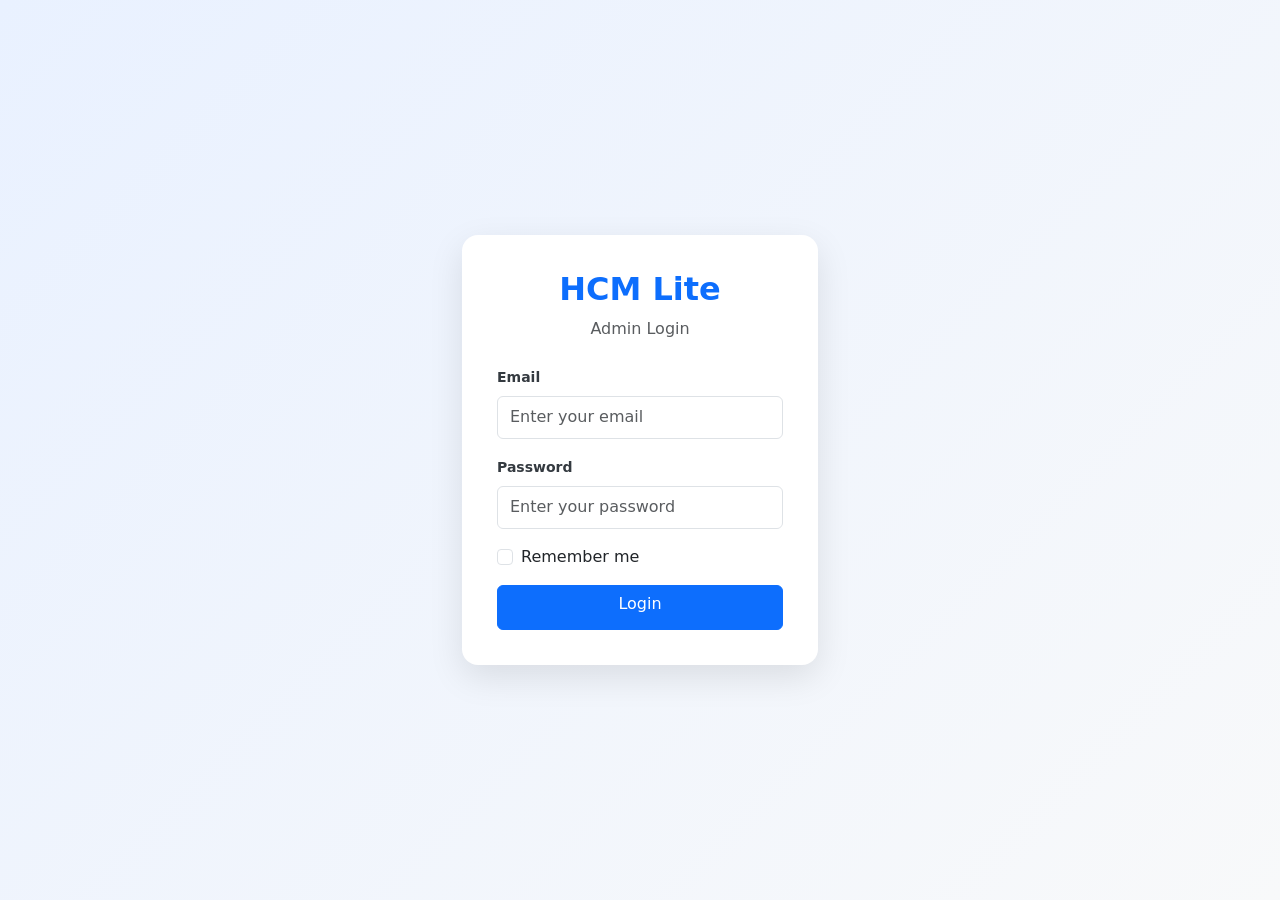
<file: index.html>
<!DOCTYPE html>
<html lang="en">
<head>
    <meta charset="UTF-8">
    <meta name="viewport" content="width=device-width, initial-scale=1.0">
    <title>HCM Lite - Login</title>
<link rel="stylesheet" href="style.css">
    <link href="https://cdn.jsdelivr.net/npm/bootstrap@5.3.0/dist/css/bootstrap.min.css" rel="stylesheet">
</head>

<body class="bg-light">

<div class="container">

    <div class="row justify-content-center align-items-center"
         style="min-height: 100vh;">

        <div class="col-md-5 col-lg-4">

            <div class="card shadow-lg border-0">

                <div class="card-body p-5">

                    <h2 class="text-center mb-2">
                        HCM Lite
                    </h2>

                    <p class="text-center text-muted mb-4">
                        Admin Login
                    </p>

                    <form>

                        <div class="mb-3">

                            <label class="form-label">
                                Email
                            </label>

                            <input type="email"
                                   class="form-control"
                                   placeholder="Enter your email"
                                   required>

                        </div>

                        <div class="mb-3">

                            <label class="form-label">
                                Password
                            </label>

                            <input type="password"
                                   class="form-control"
                                   placeholder="Enter your password"
                                   required>

                        </div>

                        <div class="form-check mb-3">

                            <input class="form-check-input"
                                   type="checkbox"
                                   id="remember">

                            <label class="form-check-label"
                                   for="remember">
                                Remember me
                            </label>

                        </div>

                        <a href="admin.html"
                           class="btn btn-primary w-100">
                            Login
                        </a>

                    </form>

                </div>

            </div>

        </div>

    </div>

</div>

<script src="https://cdn.jsdelivr.net/npm/bootstrap@5.3.0/dist/js/bootstrap.bundle.min.js"></script>

</body>
</html>
</file>
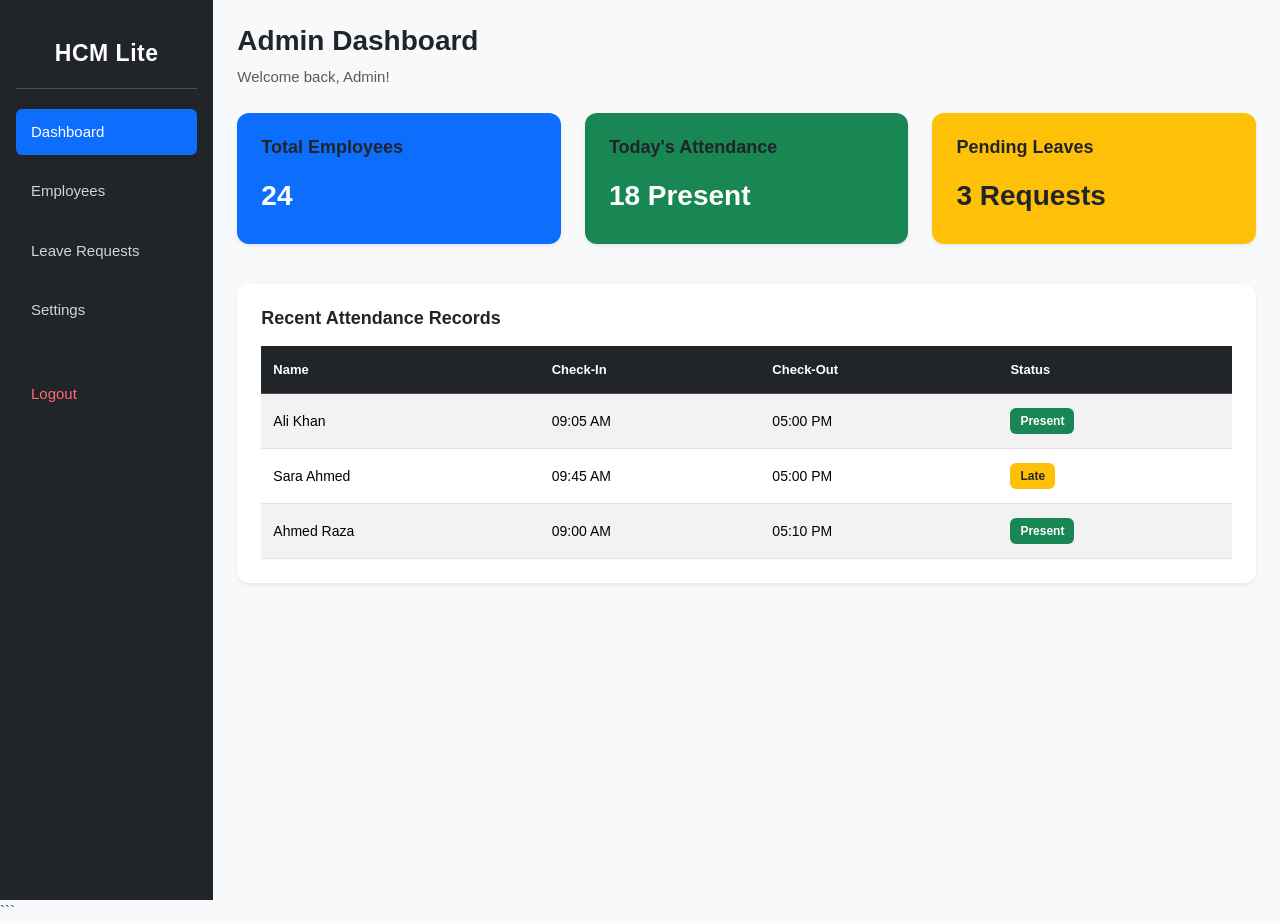
<file: admin.html>
<!DOCTYPE html>
<html lang="en">
<head>
    <meta charset="UTF-8">
    <meta name="viewport" content="width=device-width, initial-scale=1.0">

    <title>HCM Lite - Dashboard</title>

    <link href="https://cdn.jsdelivr.net/npm/bootstrap@5.3.0/dist/css/bootstrap.min.css" rel="stylesheet">
    <link rel="stylesheet" href="style.css">
</head>

<body class="bg-light">

<div class="container-fluid">
    <div class="row">

        <!-- Sidebar -->
        <nav class="col-md-3 col-lg-2 bg-dark text-white p-3">
            <h4 class="text-center py-3">HCM Lite</h4>

            <ul class="nav flex-column">
                <li class="nav-item mb-2">
                    <a href="admin.html" class="nav-link text-white active bg-primary rounded">
                        Dashboard
                    </a>
                </li>

                <li class="nav-item mb-2">
                    <a href="employees.html" class="nav-link text-white">
                        Employees
                    </a>
                </li>

                <li class="nav-item mb-2">
                    <a href="leaves.html" class="nav-link text-white">
                        Leave Requests
                    </a>
                </li>

                <li class="nav-item mb-2">
                    <a href="settings.html" class="nav-link text-white">
                        Settings
                    </a>
                </li>

                <li class="nav-item mt-4">
                    <a href="index.html" class="nav-link text-danger">
                        Logout
                    </a>
                </li>
            </ul>
        </nav>

        <!-- Dashboard -->
        <main class="col-md-9 col-lg-10 px-md-4 py-4">

            <h2>Admin Dashboard</h2>
            <p class="text-muted">Welcome back, Admin!</p>

            <!-- Statistics -->
            <div class="row mb-4">

                <div class="col-md-4 mb-3">
                    <div class="card bg-primary text-white p-3 shadow-sm">
                        <h5>Total Employees</h5>
                        <h3>24</h3>
                    </div>
                </div>

                <div class="col-md-4 mb-3">
                    <div class="card bg-success text-white p-3 shadow-sm">
                        <h5>Today's Attendance</h5>
                        <h3>18 Present</h3>
                    </div>
                </div>

                <div class="col-md-4 mb-3">
                    <div class="card bg-warning text-dark p-3 shadow-sm">
                        <h5>Pending Leaves</h5>
                        <h3>3 Requests</h3>
                    </div>
                </div>

            </div>

            <!-- Attendance Table -->
            <div class="card shadow-sm p-3">
                <h5 class="mb-3">Recent Attendance Records</h5>

                <div class="table-responsive">
                    <table class="table table-striped table-hover">
                        <thead class="table-dark">
                            <tr>
                                <th>Name</th>
                                <th>Check-In</th>
                                <th>Check-Out</th>
                                <th>Status</th>
                            </tr>
                        </thead>

                        <tbody>
                            <tr>
                                <td>Ali Khan</td>
                                <td>09:05 AM</td>
                                <td>05:00 PM</td>
                                <td><span class="badge bg-success">Present</span></td>
                            </tr>

                            <tr>
                                <td>Sara Ahmed</td>
                                <td>09:45 AM</td>
                                <td>05:00 PM</td>
                                <td><span class="badge bg-warning text-dark">Late</span></td>
                            </tr>

                            <tr>
                                <td>Ahmed Raza</td>
                                <td>09:00 AM</td>
                                <td>05:10 PM</td>
                                <td><span class="badge bg-success">Present</span></td>
                            </tr>
                        </tbody>
                    </table>
                </div>
            </div>

        </main>
    </div>
</div>

<script src="https://cdn.jsdelivr.net/npm/bootstrap@5.3.0/dist/js/bootstrap.bundle.min.js"></script>

</body>
</html>
```
</file>
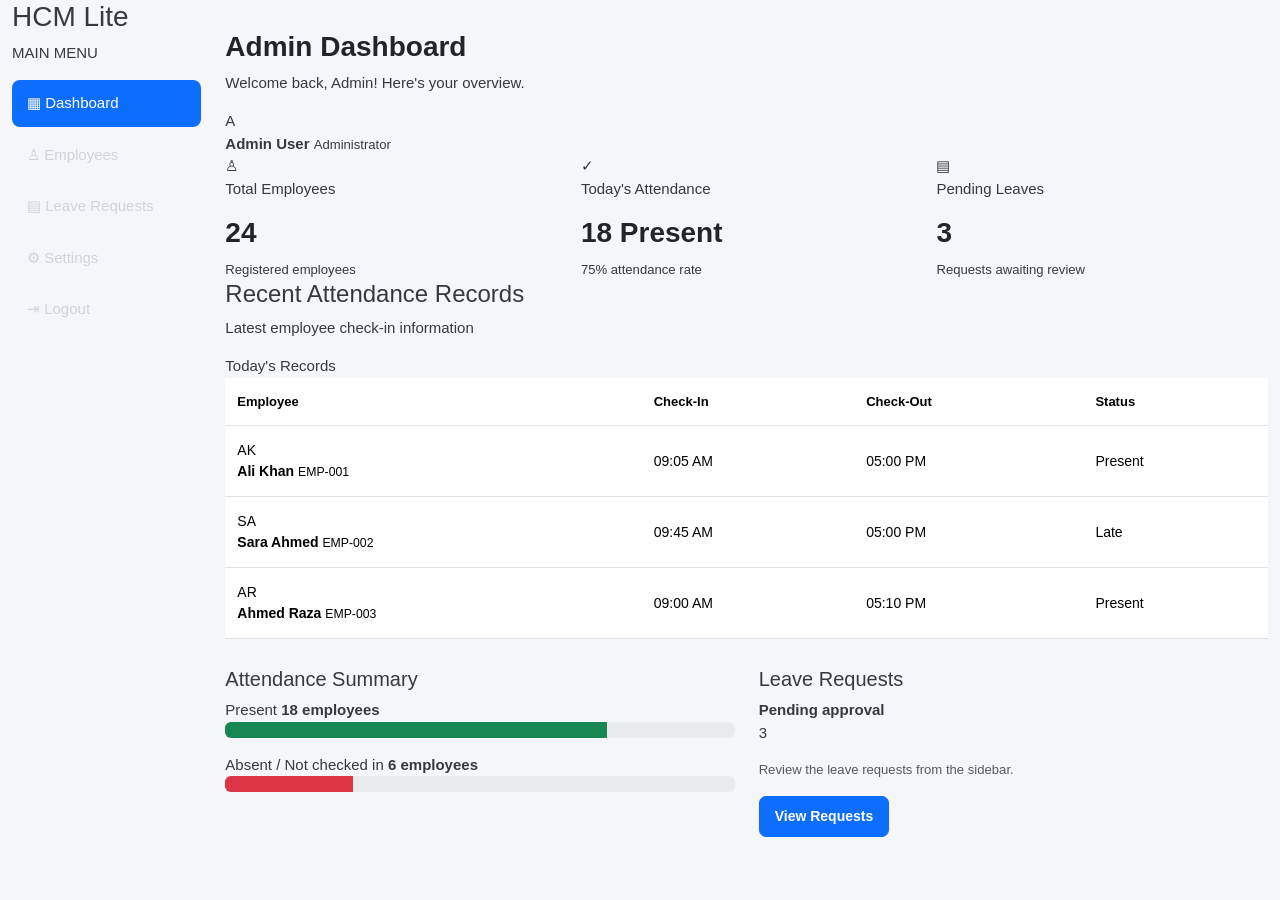
<file: dashboarad.html>
<!DOCTYPE html>
<html lang="en">
<head>
    <meta charset="UTF-8">
    <meta name="viewport" content="width=device-width, initial-scale=1.0">

    <title>HCM Lite | Admin Dashboard</title>

    <!-- Bootstrap CSS -->
    <link
        href="https://cdn.jsdelivr.net/npm/bootstrap@5.3.0/dist/css/bootstrap.min.css"
        rel="stylesheet"
    >

    <!-- Custom CSS -->
    <link rel="stylesheet" href="style.css">
</head>

<body>

<div class="container-fluid">
    <div class="row">

        <!-- Sidebar -->
        <aside class="col-md-2 sidebar">
            <h3 class="logo">HCM <span>Lite</span></h3>

            <p class="menu-title">MAIN MENU</p>

            <nav class="nav flex-column">
                <a href="admin.html" class="nav-link active">
                    <span>▦</span> Dashboard
                </a>

                <a href="employees.html" class="nav-link">
                    <span>♙</span> Employees
                </a>

                <a href="leaves.html" class="nav-link">
                    <span>▤</span> Leave Requests
                </a>

                <a href="settings.html" class="nav-link">
                    <span>⚙</span> Settings
                </a>
            </nav>

            <div class="sidebar-bottom">
                <a href="index.html" class="nav-link logout">
                    ⇥ Logout
                </a>
            </div>
        </aside>

        <!-- Main Content -->
        <main class="col-md-10 main-content">

            <!-- Header -->
            <header class="topbar">
                <div>
                    <h2>Admin Dashboard</h2>
                    <p>Welcome back, Admin! Here's your overview.</p>
                </div>

                <div class="admin-profile">
                    <div class="avatar">A</div>
                    <div>
                        <strong>Admin User</strong>
                        <small>Administrator</small>
                    </div>
                </div>
            </header>

            <!-- Statistics -->
            <section class="row g-4 stats-section">

                <div class="col-sm-6 col-xl-4">
                    <div class="stat-card employees-card">
                        <div class="stat-icon">♙</div>
                        <p>Total Employees</p>
                        <h2>24</h2>
                        <small>Registered employees</small>
                    </div>
                </div>

                <div class="col-sm-6 col-xl-4">
                    <div class="stat-card attendance-card">
                        <div class="stat-icon">✓</div>
                        <p>Today's Attendance</p>
                        <h2>18 <span>Present</span></h2>
                        <small>75% attendance rate</small>
                    </div>
                </div>

                <div class="col-sm-6 col-xl-4">
                    <div class="stat-card leaves-card">
                        <div class="stat-icon">▤</div>
                        <p>Pending Leaves</p>
                        <h2>3</h2>
                        <small>Requests awaiting review</small>
                    </div>
                </div>

            </section>

            <!-- Attendance Table -->
            <section class="content-card">

                <div class="section-header">
                    <div>
                        <h4>Recent Attendance Records</h4>
                        <p>Latest employee check-in information</p>
                    </div>

                    <span class="today-label">Today's Records</span>
                </div>

                <div class="table-responsive">
                    <table class="table align-middle">
                        <thead>
                            <tr>
                                <th>Employee</th>
                                <th>Check-In</th>
                                <th>Check-Out</th>
                                <th>Status</th>
                            </tr>
                        </thead>

                        <tbody>
                            <tr>
                                <td>
                                    <div class="employee-info">
                                        <div class="employee-avatar avatar-blue">AK</div>
                                        <div>
                                            <strong>Ali Khan</strong>
                                            <small>EMP-001</small>
                                        </div>
                                    </div>
                                </td>
                                <td>09:05 AM</td>
                                <td>05:00 PM</td>
                                <td><span class="status present">Present</span></td>
                            </tr>

                            <tr>
                                <td>
                                    <div class="employee-info">
                                        <div class="employee-avatar avatar-pink">SA</div>
                                        <div>
                                            <strong>Sara Ahmed</strong>
                                            <small>EMP-002</small>
                                        </div>
                                    </div>
                                </td>
                                <td>09:45 AM</td>
                                <td>05:00 PM</td>
                                <td><span class="status late">Late</span></td>
                            </tr>

                            <tr>
                                <td>
                                    <div class="employee-info">
                                        <div class="employee-avatar avatar-green">AR</div>
                                        <div>
                                            <strong>Ahmed Raza</strong>
                                            <small>EMP-003</small>
                                        </div>
                                    </div>
                                </td>
                                <td>09:00 AM</td>
                                <td>05:10 PM</td>
                                <td><span class="status present">Present</span></td>
                            </tr>
                        </tbody>
                    </table>
                </div>

            </section>

            <!-- Quick Summary -->
            <section class="row g-4 mt-1">

                <div class="col-md-6">
                    <div class="content-card summary-card">
                        <h5>Attendance Summary</h5>
                        <div class="summary-line">
                            <span>Present</span>
                            <strong>18 employees</strong>
                        </div>
                        <div class="progress">
                            <div class="progress-bar bg-success"
                                 style="width: 75%"></div>
                        </div>

                        <div class="summary-line mt-3">
                            <span>Absent / Not checked in</span>
                            <strong>6 employees</strong>
                        </div>
                        <div class="progress">
                            <div class="progress-bar bg-danger"
                                 style="width: 25%"></div>
                        </div>
                    </div>
                </div>

                <div class="col-md-6">
                    <div class="content-card summary-card">
                        <h5>Leave Requests</h5>

                        <div class="leave-summary">
                            <div>
                                <span class="leave-dot"></span>
                                <strong>Pending approval</strong>
                            </div>
                            <span class="leave-number">3</span>
                        </div>

                        <p class="text-muted small mt-3 mb-0">
                            Review the leave requests from the sidebar.
                        </p>

                        <a href="leaves.html" class="btn btn-primary mt-3">
                            View Requests
                        </a>
                    </div>
                </div>

            </section>

            <!-- Footer -->
            <footer class="footer">
         
            </footer>

        </main>
    </div>
</div>

</body>
</html>
</file>
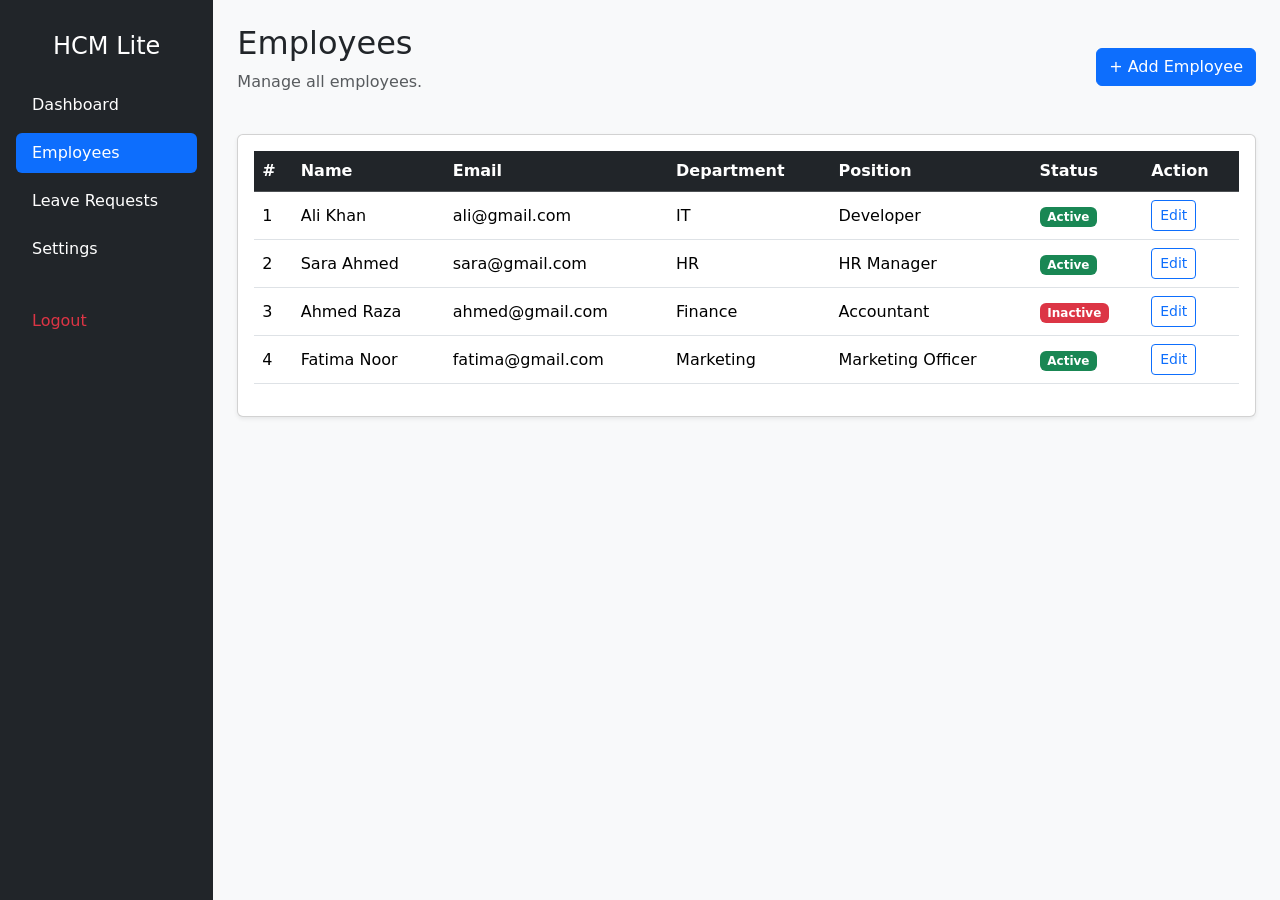
<file: employees.html>
<!DOCTYPE html>
<html lang="en">
<head>
    <meta charset="UTF-8">
    <meta name="viewport" content="width=device-width, initial-scale=1.0">
    <title>HCM Lite - Employees</title>
    <link href="https://cdn.jsdelivr.net/npm/bootstrap@5.3.0/dist/css/bootstrap.min.css" rel="stylesheet">
</head>

<body class="bg-light">

<div class="container-fluid">
    <div class="row">

        <!-- Sidebar -->
        <nav class="col-md-3 col-lg-2 bg-dark text-white vh-100 p-3">

            <h4 class="text-center py-3">HCM Lite</h4>

            <ul class="nav flex-column">

                <li class="nav-item mb-2">
                    <a href="admin.html" class="nav-link text-white">
                        Dashboard
                    </a>
                </li>

                <li class="nav-item mb-2">
                    <a href="employees.html" class="nav-link text-white active bg-primary rounded">
                        Employees
                    </a>
                </li>

                <li class="nav-item mb-2">
                    <a href="leaves.html" class="nav-link text-white">
                        Leave Requests
                    </a>
                </li>

                <li class="nav-item mb-2">
                    <a href="settings.html" class="nav-link text-white">
                        Settings
                    </a>
                </li>

                <li class="nav-item mt-4">
                    <a href="index.html" class="nav-link text-danger">
                        Logout
                    </a>
                </li>

            </ul>
        </nav>

        <!-- Main -->
        <main class="col-md-9 col-lg-10 px-md-4 py-4">

            <div class="d-flex justify-content-between align-items-center mb-4">
                <div>
                    <h2>Employees</h2>
                    <p class="text-muted">Manage all employees.</p>
                </div>

                <button class="btn btn-primary">
                    + Add Employee
                </button>
            </div>

            <div class="card shadow-sm p-3">

                <div class="table-responsive">

                    <table class="table table-hover align-middle">

                        <thead class="table-dark">
                            <tr>
                                <th>#</th>
                                <th>Name</th>
                                <th>Email</th>
                                <th>Department</th>
                                <th>Position</th>
                                <th>Status</th>
                                <th>Action</th>
                            </tr>
                        </thead>

                        <tbody>

                            <tr>
                                <td>1</td>
                                <td>Ali Khan</td>
                                <td>ali@gmail.com</td>
                                <td>IT</td>
                                <td>Developer</td>
                                <td>
                                    <span class="badge bg-success">Active</span>
                                </td>
                                <td>
                                    <button class="btn btn-sm btn-outline-primary">
                                        Edit
                                    </button>
                                </td>
                            </tr>

                            <tr>
                                <td>2</td>
                                <td>Sara Ahmed</td>
                                <td>sara@gmail.com</td>
                                <td>HR</td>
                                <td>HR Manager</td>
                                <td>
                                    <span class="badge bg-success">Active</span>
                                </td>
                                <td>
                                    <button class="btn btn-sm btn-outline-primary">
                                        Edit
                                    </button>
                                </td>
                            </tr>

                            <tr>
                                <td>3</td>
                                <td>Ahmed Raza</td>
                                <td>ahmed@gmail.com</td>
                                <td>Finance</td>
                                <td>Accountant</td>
                                <td>
                                    <span class="badge bg-danger">Inactive</span>
                                </td>
                                <td>
                                    <button class="btn btn-sm btn-outline-primary">
                                        Edit
                                    </button>
                                </td>
                            </tr>

                            <tr>
                                <td>4</td>
                                <td>Fatima Noor</td>
                                <td>fatima@gmail.com</td>
                                <td>Marketing</td>
                                <td>Marketing Officer</td>
                                <td>
                                    <span class="badge bg-success">Active</span>
                                </td>
                                <td>
                                    <button class="btn btn-sm btn-outline-primary">
                                        Edit
                                    </button>
                                </td>
                            </tr>

                        </tbody>

                    </table>

                </div>
            </div>

        </main>

    </div>
</div>

<script src="https://cdn.jsdelivr.net/npm/bootstrap@5.3.0/dist/js/bootstrap.bundle.min.js"></script>

</body>
</html>
</file>
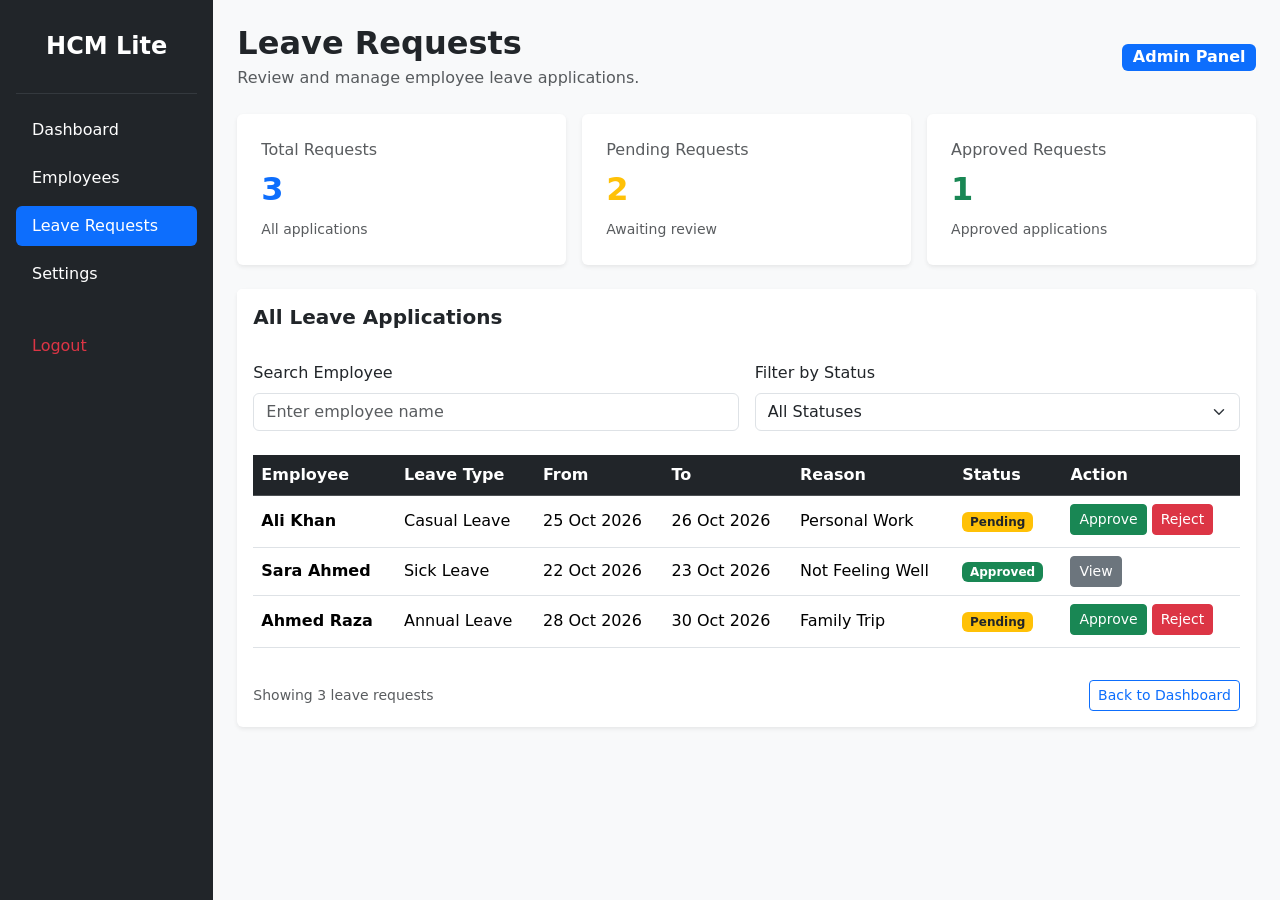
<file: leaves.html>
<!DOCTYPE html>
<html lang="en">
<head>
    <meta charset="UTF-8">
    <meta name="viewport" content="width=device-width, initial-scale=1.0">

    <title>HCM Lite - Leave Requests</title>

    <link href="https://cdn.jsdelivr.net/npm/bootstrap@5.3.0/dist/css/bootstrap.min.css"
          rel="stylesheet">
</head>

<body class="bg-light">

<div class="container-fluid">
    <div class="row">

        <!-- Sidebar -->
        <nav class="col-md-3 col-lg-2 bg-dark text-white min-vh-100 p-3">

            <h4 class="text-center py-3 fw-bold">HCM Lite</h4>
            <hr class="text-secondary">

            <ul class="nav flex-column">

                <li class="nav-item mb-2">
                    <a href="admin.html" class="nav-link text-white rounded">
                        Dashboard
                    </a>
                </li>

                <li class="nav-item mb-2">
                    <a href="employees.html" class="nav-link text-white rounded">
                        Employees
                    </a>
                </li>

                <li class="nav-item mb-2">
                    <a href="leaves.html"
                       class="nav-link text-white active bg-primary rounded">
                        Leave Requests
                    </a>
                </li>

                <li class="nav-item mb-2">
                    <a href="settings.html" class="nav-link text-white rounded">
                        Settings
                    </a>
                </li>

                <li class="nav-item mt-4">
                    <a href="index.html" class="nav-link text-danger">
                        Logout
                    </a>
                </li>

            </ul>
        </nav>

        <!-- Main Content -->
        <main class="col-md-9 col-lg-10 px-3 px-md-4 py-4">

            <div class="d-flex justify-content-between align-items-center
                        flex-wrap gap-2 mb-4">

                <div>
                    <h2 class="fw-bold mb-1">Leave Requests</h2>
                    <p class="text-muted mb-0">
                        Review and manage employee leave applications.
                    </p>
                </div>

                <span class="badge bg-primary fs-6">
                    Admin Panel
                </span>

            </div>

            <!-- Statistics Cards -->
            <div class="row g-3 mb-4">

                <div class="col-md-4">
                    <div class="card border-0 shadow-sm">
                        <div class="card-body p-4">
                            <p class="text-muted mb-2">Total Requests</p>
                            <h2 class="fw-bold text-primary">3</h2>
                            <small class="text-muted">All applications</small>
                        </div>
                    </div>
                </div>

                <div class="col-md-4">
                    <div class="card border-0 shadow-sm">
                        <div class="card-body p-4">
                            <p class="text-muted mb-2">Pending Requests</p>
                            <h2 class="fw-bold text-warning">2</h2>
                            <small class="text-muted">Awaiting review</small>
                        </div>
                    </div>
                </div>

                <div class="col-md-4">
                    <div class="card border-0 shadow-sm">
                        <div class="card-body p-4">
                            <p class="text-muted mb-2">Approved Requests</p>
                            <h2 class="fw-bold text-success">1</h2>
                            <small class="text-muted">Approved applications</small>
                        </div>
                    </div>
                </div>

            </div>

            <!-- Leave Requests Table -->
            <div class="card border-0 shadow-sm">

                <div class="card-header bg-white border-0 p-3">
                    <h5 class="fw-bold mb-0">All Leave Applications</h5>
                </div>

                <div class="card-body">

                    <!-- Search and Filter: visual only -->
                    <div class="row g-3 mb-4">

                        <div class="col-md-6">
                            <label for="search" class="form-label">
                                Search Employee
                            </label>

                            <input type="search"
                                   id="search"
                                   class="form-control"
                                   placeholder="Enter employee name">
                        </div>

                        <div class="col-md-6">
                            <label for="status" class="form-label">
                                Filter by Status
                            </label>

                            <select id="status" class="form-select">
                                <option>All Statuses</option>
                                <option>Pending</option>
                                <option>Approved</option>
                                <option>Rejected</option>
                            </select>
                        </div>

                    </div>

                    <div class="table-responsive">

                        <table class="table table-hover align-middle">

                            <thead class="table-dark">
                                <tr>
                                    <th>Employee</th>
                                    <th>Leave Type</th>
                                    <th>From</th>
                                    <th>To</th>
                                    <th>Reason</th>
                                    <th>Status</th>
                                    <th>Action</th>
                                </tr>
                            </thead>

                            <tbody>

                                <!-- Employee 1 -->
                                <tr>
                                    <td class="fw-semibold">Ali Khan</td>
                                    <td>Casual Leave</td>
                                    <td>25 Oct 2026</td>
                                    <td>26 Oct 2026</td>
                                    <td>Personal Work</td>

                                    <td>
                                        <span class="badge bg-warning text-dark">
                                            Pending
                                        </span>
                                    </td>

                                    <td>
                                        <button type="button"
                                                class="btn btn-sm btn-success mb-1">
                                            Approve
                                        </button>

                                        <button type="button"
                                                class="btn btn-sm btn-danger mb-1">
                                            Reject
                                        </button>
                                    </td>
                                </tr>

                                <!-- Employee 2 -->
                                <tr>
                                    <td class="fw-semibold">Sara Ahmed</td>
                                    <td>Sick Leave</td>
                                    <td>22 Oct 2026</td>
                                    <td>23 Oct 2026</td>
                                    <td>Not Feeling Well</td>

                                    <td>
                                        <span class="badge bg-success">
                                            Approved
                                        </span>
                                    </td>

                                    <td>
                                        <button type="button"
                                                class="btn btn-sm btn-secondary">
                                            View
                                        </button>
                                    </td>
                                </tr>

                                <!-- Employee 3 -->
                                <tr>
                                    <td class="fw-semibold">Ahmed Raza</td>
                                    <td>Annual Leave</td>
                                    <td>28 Oct 2026</td>
                                    <td>30 Oct 2026</td>
                                    <td>Family Trip</td>

                                    <td>
                                        <span class="badge bg-warning text-dark">
                                            Pending
                                        </span>
                                    </td>

                                    <td>
                                        <button type="button"
                                                class="btn btn-sm btn-success mb-1">
                                            Approve
                                        </button>

                                        <button type="button"
                                                class="btn btn-sm btn-danger mb-1">
                                            Reject
                                        </button>
                                    </td>
                                </tr>

                            </tbody>

                        </table>

                    </div>

                    <!-- Footer -->
                    <div class="d-flex justify-content-between align-items-center
                                flex-wrap gap-2 mt-3">

                        <small class="text-muted">
                            Showing 3 leave requests
                        </small>

                        <a href="admin.html"
                           class="btn btn-outline-primary btn-sm">
                            Back to Dashboard
                        </a>

                    </div>

                </div>
            </div>

            <p class="text-center text-muted mt-4 small">
            </p>

        </main>

    </div>
</div>

</body>
</html>
</file>
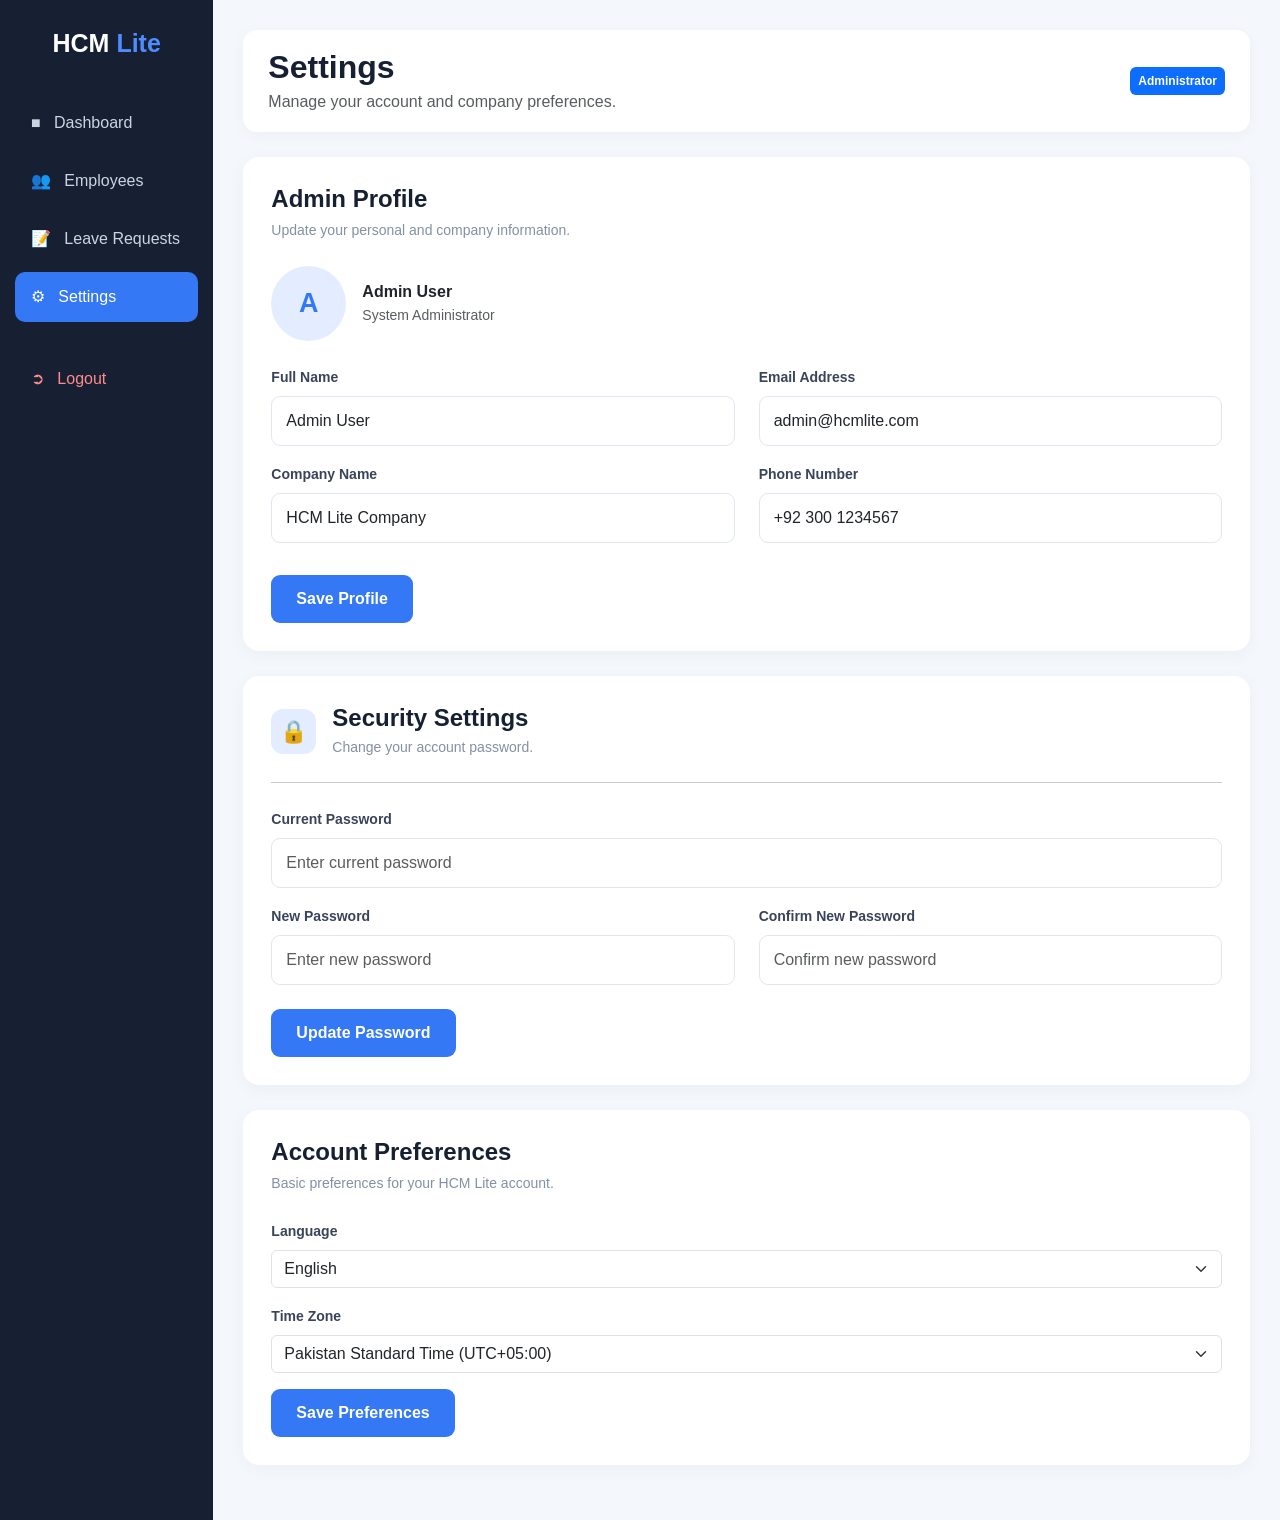
<file: settings.html>
<!DOCTYPE html>
<html lang="en">
<head>
    <meta charset="UTF-8">
    <meta name="viewport" content="width=device-width, initial-scale=1.0">
    <title>HCM Lite - Settings</title>

    <!-- Bootstrap 5 CSS -->
    <link href="https://cdn.jsdelivr.net/npm/bootstrap@5.3.0/dist/css/bootstrap.min.css" rel="stylesheet">

    <style>
        * {
            box-sizing: border-box;
        }

        body {
            background: #f4f7fc;
            font-family: Arial, sans-serif;
            margin: 0;
        }

        .sidebar {
            background: #172033;
            color: white;
            min-height: 100vh;
            padding: 25px 15px;
        }

        .brand {
            font-size: 25px;
            font-weight: bold;
            text-align: center;
            margin-bottom: 35px;
            color: #fff;
        }

        .brand span {
            color: #4f8cff;
        }

        .sidebar .nav-link {
            color: #cbd5e1;
            padding: 13px 16px;
            margin-bottom: 8px;
            border-radius: 10px;
            transition: 0.2s;
        }

        .sidebar .nav-link:hover,
        .sidebar .nav-link.active {
            background: #3478f6;
            color: white;
        }

        .sidebar .logout {
            color: #ff8b8b;
        }

        .main-content {
            padding: 30px;
        }

        .topbar {
            background: white;
            padding: 18px 25px;
            border-radius: 14px;
            box-shadow: 0 3px 15px rgba(0, 0, 0, 0.04);
            margin-bottom: 25px;
        }

        .page-title {
            font-weight: 700;
            color: #172033;
        }

        .settings-card {
            background: white;
            border: none;
            border-radius: 16px;
            padding: 28px;
            margin-bottom: 25px;
            box-shadow: 0 4px 18px rgba(0, 0, 0, 0.04);
        }

        .section-title {
            font-weight: 700;
            color: #172033;
            margin-bottom: 6px;
        }

        .section-description {
            color: #8490a3;
            font-size: 14px;
            margin-bottom: 25px;
        }

        .form-label {
            font-weight: 600;
            font-size: 14px;
            color: #39445a;
        }

        .form-control {
            padding: 12px 14px;
            border: 1px solid #e1e7f0;
            border-radius: 9px;
        }

        .form-control:focus {
            border-color: #3478f6;
            box-shadow: 0 0 0 3px rgba(52, 120, 246, 0.1);
        }

        .profile-avatar {
            width: 75px;
            height: 75px;
            border-radius: 50%;
            background: #e4edff;
            color: #3478f6;
            display: flex;
            align-items: center;
            justify-content: center;
            font-size: 27px;
            font-weight: bold;
        }

        .btn-save {
            background: #3478f6;
            color: white;
            border: none;
            padding: 12px 25px;
            border-radius: 9px;
            font-weight: 600;
        }

        .btn-save:hover {
            background: #2463d8;
            color: white;
        }

        .security-icon {
            width: 45px;
            height: 45px;
            background: #e4edff;
            color: #3478f6;
            border-radius: 12px;
            display: flex;
            align-items: center;
            justify-content: center;
            font-size: 22px;
        }

        @media (max-width: 767px) {
            .sidebar {
                min-height: auto;
            }

            .main-content {
                padding: 18px;
            }

            .settings-card {
                padding: 20px;
            }
        }
    </style>
</head>

<body>

<div class="container-fluid">
    <div class="row">

        <!-- Sidebar -->
        <nav class="col-md-3 col-lg-2 sidebar">

            <div class="brand">
                HCM <span>Lite</span>
            </div>

            <ul class="nav flex-column">

                <li class="nav-item">
                    <a href="admin.html" class="nav-link">
                        &#9632; &nbsp; Dashboard
                    </a>
                </li>

                <li class="nav-item">
                    <a href="employees.html" class="nav-link">
                        &#128101; &nbsp; Employees
                    </a>
                </li>

                <li class="nav-item">
                    <a href="leaves.html" class="nav-link">
                        &#128221; &nbsp; Leave Requests
                    </a>
                </li>

                <li class="nav-item">
                    <a href="settings.html" class="nav-link active">
                        &#9881; &nbsp; Settings
                    </a>
                </li>

                <li class="nav-item mt-4">
                    <a href="index.html" class="nav-link logout">
                        &#10162; &nbsp; Logout
                    </a>
                </li>

            </ul>
        </nav>

        <!-- Main Content -->
        <main class="col-md-9 col-lg-10 main-content">

            <!-- Header -->
            <div class="topbar d-flex justify-content-between align-items-center flex-wrap gap-3">
                <div>
                    <h2 class="page-title mb-1">Settings</h2>
                    <p class="text-muted mb-0">
                        Manage your account and company preferences.
                    </p>
                </div>

                <span class="badge text-bg-primary p-2">
                    Administrator
                </span>
            </div>

            <!-- Profile Information -->
            <div class="settings-card">

                <h4 class="section-title">Admin Profile</h4>
                <p class="section-description">
                    Update your personal and company information.
                </p>

                <div class="d-flex align-items-center gap-3 mb-4">
                    <div class="profile-avatar">A</div>

                    <div>
                        <h6 class="mb-1 fw-bold">Admin User</h6>
                        <p class="text-muted mb-0 small">
                            System Administrator
                        </p>
                    </div>
                </div>

                <form action="#" method="get">

                    <div class="row">

                        <div class="col-md-6 mb-3">
                            <label class="form-label">Full Name</label>
                            <input
                                type="text"
                                class="form-control"
                                name="full_name"
                                value="Admin User"
                                placeholder="Enter full name">
                        </div>

                        <div class="col-md-6 mb-3">
                            <label class="form-label">Email Address</label>
                            <input
                                type="email"
                                class="form-control"
                                name="email"
                                value="admin@hcmlite.com"
                                placeholder="Enter email address">
                        </div>

                        <div class="col-md-6 mb-3">
                            <label class="form-label">Company Name</label>
                            <input
                                type="text"
                                class="form-control"
                                name="company"
                                value="HCM Lite Company"
                                placeholder="Enter company name">
                        </div>

                        <div class="col-md-6 mb-3">
                            <label class="form-label">Phone Number</label>
                            <input
                                type="tel"
                                class="form-control"
                                name="phone"
                                value="+92 300 1234567"
                                placeholder="Enter phone number">
                        </div>

                        <div class="col-12 mt-3">
                            <button type="submit" class="btn btn-save">
                                Save Profile
                            </button>
                        </div>

                    </div>
                </form>
            </div>

            <!-- Password Settings -->
            <div class="settings-card">

                <div class="d-flex align-items-center gap-3 mb-3">
                    <div class="security-icon">&#128274;</div>

                    <div>
                        <h4 class="section-title mb-1">Security Settings</h4>
                        <p class="section-description mb-0">
                            Change your account password.
                        </p>
                    </div>
                </div>

                <hr class="my-4">

                <form action="#" method="get">

                    <div class="mb-3">
                        <label class="form-label">Current Password</label>
                        <input
                            type="password"
                            class="form-control"
                            name="current_password"
                            placeholder="Enter current password">
                    </div>

                    <div class="row">

                        <div class="col-md-6 mb-3">
                            <label class="form-label">New Password</label>
                            <input
                                type="password"
                                class="form-control"
                                name="new_password"
                                placeholder="Enter new password">
                        </div>

                        <div class="col-md-6 mb-3">
                            <label class="form-label">Confirm New Password</label>
                            <input
                                type="password"
                                class="form-control"
                                name="confirm_password"
                                placeholder="Confirm new password">
                        </div>

                    </div>

                    <button type="submit" class="btn btn-save mt-2">
                        Update Password
                    </button>

                </form>
            </div>

            <!-- Preferences -->
            <div class="settings-card">

                <h4 class="section-title">Account Preferences</h4>
                <p class="section-description">
                    Basic preferences for your HCM Lite account.
                </p>

                <div class="mb-3">
                    <label class="form-label">Language</label>
                    <select class="form-select" name="language">
                        <option value="en" selected>English</option>
                        <option value="ur">Urdu</option>
                    </select>
                </div>

                <div class="mb-3">
                    <label class="form-label">Time Zone</label>
                    <select class="form-select" name="timezone">
                        <option value="pakistan" selected>
                            Pakistan Standard Time (UTC+05:00)
                        </option>
                        <option value="utc">UTC</option>
                    </select>
                </div>

                <button
                    type="button"
                    class="btn btn-save"
                    onclick="this.blur()">
                    Save Preferences
                </button>

            </div>

            <p class="text-center text-muted small mt-4">
            
            </p>

        </main>
    </div>
</div>

</body>
</html>
</file>
<file: style.css>
:root {
    --primary-color: #0d6efd;
    --dark-color: #212529;
    --light-color: #f4f6f9;
    --success-color: #198754;
    --warning-color: #ffc107;
    --danger-color: #dc3545;
    --text-color: #343a40;
    --border-color: #e9ecef;
}

* {
    margin: 0;
    padding: 0;
    box-sizing: border-box;
}

body {
    font-family: Arial, Helvetica, sans-serif;
    background-color: var(--light-color);
    color: var(--text-color);
    font-size: 15px;
}

/* =========================
   SIDEBAR
========================= */

#sidebar,
nav.col-md-3.col-lg-2 {
    background-color: var(--dark-color) !important;
    min-height: 100vh;
    padding: 24px 16px !important;
}

#sidebar h4,
nav.col-md-3.col-lg-2 h4 {
    color: #ffffff;
    font-size: 23px;
    font-weight: 700;
    letter-spacing: 0.5px;
    border-bottom: 1px solid #495057;
    padding-bottom: 20px !important;
    margin-bottom: 20px;
}

.sidebar .nav-link,
nav.col-md-3.col-lg-2 .nav-link {
    color: #ced4da !important;
    padding: 12px 15px;
    border-radius: 8px;
    margin-bottom: 5px;
    transition: all 0.3s ease;
}

.sidebar .nav-link:hover,
nav.col-md-3.col-lg-2 .nav-link:hover {
    background-color: #343a40;
    color: #ffffff !important;
    transform: translateX(3px);
}

.sidebar .nav-link.active,
nav.col-md-3.col-lg-2 .nav-link.active {
    background-color: var(--primary-color) !important;
    color: #ffffff !important;
}

.sidebar .nav-link.text-danger,
nav.col-md-3.col-lg-2 .nav-link.text-danger {
    color: #ff6b6b !important;
}

.sidebar .nav-link.text-danger:hover,
nav.col-md-3.col-lg-2 .nav-link.text-danger:hover {
    background-color: #3a2024;
}

/* =========================
   MAIN CONTENT
========================= */

main {
    min-height: 100vh;
    padding-top: 30px !important;
    padding-bottom: 30px !important;
}

main h2 {
    color: #212529;
    font-size: 28px;
    font-weight: 700;
    margin-bottom: 8px;
}

main > p {
    color: #6c757d;
    margin-bottom: 25px;
}

/* =========================
   DASHBOARD STATISTICS
========================= */

.card {
    border: none;
    border-radius: 12px;
    overflow: hidden;
}

.row.text-white .card {
    min-height: 125px;
    transition: transform 0.25s ease,
                box-shadow 0.25s ease;
}

.row.text-white .card:hover {
    transform: translateY(-4px);
    box-shadow: 0 8px 20px rgba(0, 0, 0, 0.12) !important;
}

.card h5 {
    font-size: 16px;
    font-weight: 600;
}

.card h3 {
    font-size: 28px;
    font-weight: 700;
    margin-top: 12px;
}

.bg-primary {
    background-color: #0d6efd !important;
}

.bg-success {
    background-color: #198754 !important;
}

.bg-warning {
    background-color: #ffc107 !important;
}

/* =========================
   TABLES
========================= */

.card.shadow-sm.p-3,
.card.shadow-sm.p-4 {
    background-color: #ffffff;
    border-radius: 12px;
    padding: 24px !important;
}

.card > h5 {
    color: #212529;
    font-size: 18px;
    font-weight: 700;
}

.table {
    margin-bottom: 0;
    vertical-align: middle;
}

.table thead th {
    font-size: 13px;
    font-weight: 600;
    padding: 14px 12px;
    white-space: nowrap;
}

.table tbody td {
    padding: 14px 12px;
    font-size: 14px;
}

.table tbody tr:hover {
    background-color: #f8f9fa;
}

.badge {
    padding: 7px 10px;
    border-radius: 6px;
    font-size: 12px;
    font-weight: 600;
}

/* =========================
   BUTTONS
========================= */

.btn {
    border-radius: 7px;
    font-size: 14px;
    font-weight: 600;
    padding: 9px 15px;
    transition: all 0.2s ease;
}

.btn-primary {
    background-color: var(--primary-color);
    border-color: var(--primary-color);
}

.btn-primary:hover {
    background-color: #0b5ed7;
    border-color: #0a58ca;
}

.btn-success:hover,
.btn-danger:hover {
    transform: translateY(-1px);
}

.btn-sm {
    padding: 6px 10px;
    font-size: 12px;
}

/* =========================
   FORMS AND SETTINGS
========================= */

.form-label {
    font-size: 14px;
    font-weight: 600;
    margin-bottom: 8px;
    color: #343a40;
}

.form-control,
.form-select {
    min-height: 43px;
    border: 1px solid #dee2e6;
    border-radius: 7px;
    padding: 10px 12px;
    font-size: 14px;
}

.form-control:focus,
.form-select:focus {
    border-color: #86b7fe;
    box-shadow: 0 0 0 0.2rem rgba(13, 110, 253, 0.15);
}

.form-check-input {
    cursor: pointer;
}

hr {
    border-color: #dee2e6;
    margin: 25px 0;
}

/* =========================
   LOGIN PAGE
========================= */

body:has(.container > .row.justify-content-center) {
    background: linear-gradient(135deg, #e9f1ff, #f8f9fa);
}

.container > .row.justify-content-center .card {
    border-radius: 16px;
    box-shadow: 0 12px 35px rgba(0, 0, 0, 0.10) !important;
}

.container > .row.justify-content-center .card-body {
    padding: 35px !important;
}

.container > .row.justify-content-center h2 {
    color: var(--primary-color);
    font-weight: 800;
}

.container > .row.justify-content-center .btn {
    min-height: 45px;
}

/* =========================
   RESPONSIVE DESIGN
========================= */

@media (max-width: 767px) {

    #sidebar,
    nav.col-md-3.col-lg-2 {
        min-height: auto;
        height: auto;
        width: 100%;
    }

    #sidebar h4,
    nav.col-md-3.col-lg-2 h4 {
        text-align: left !important;
        padding-top: 10px !important;
    }

    main {
        width: 100%;
        margin-left: 0 !important;
        padding: 22px 15px !important;
    }

    main h2 {
        font-size: 24px;
    }

    .card.shadow-sm.p-3,
    .card.shadow-sm.p-4 {
        padding: 16px !important;
    }

    .row.text-white .card {
        min-height: 110px;
    }

    .table {
        min-width: 650px;
    }

    .container > .row.justify-content-center .card-body {
        padding: 25px !important;
    }
}
</file>
